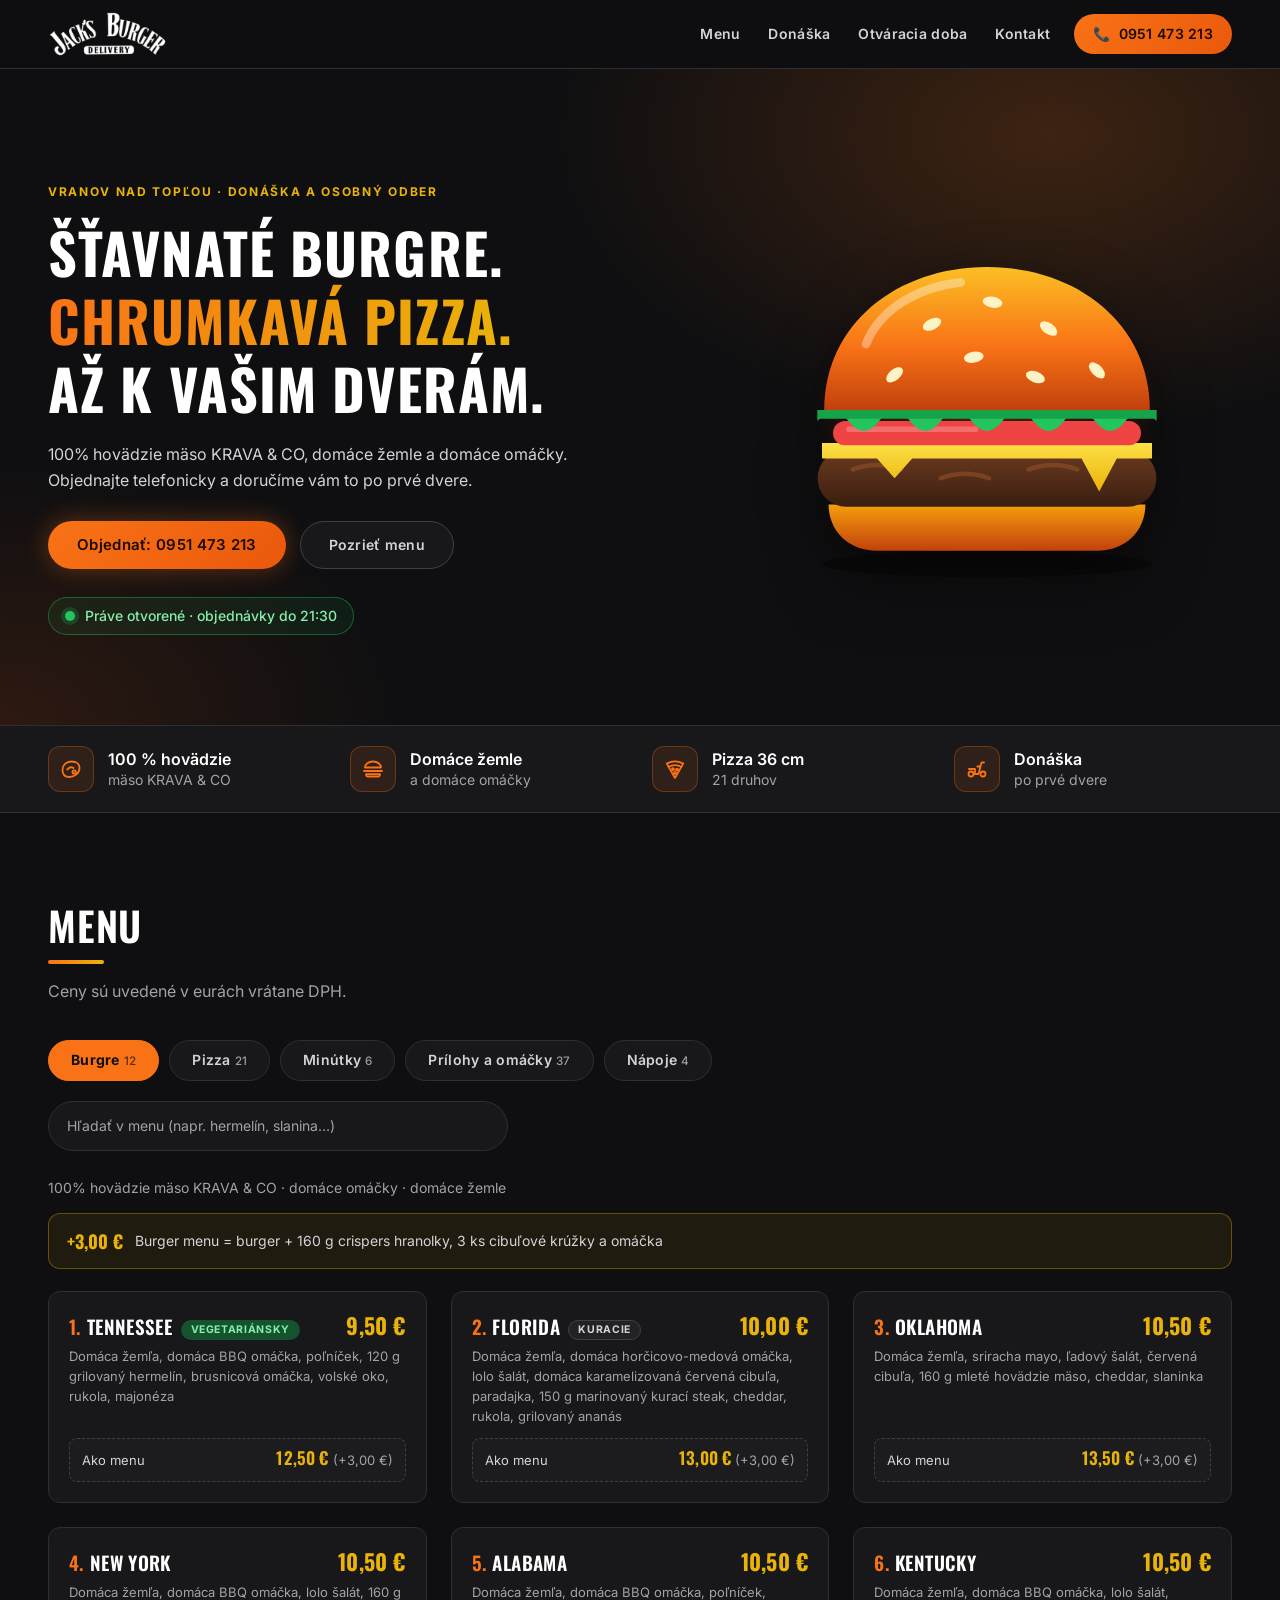
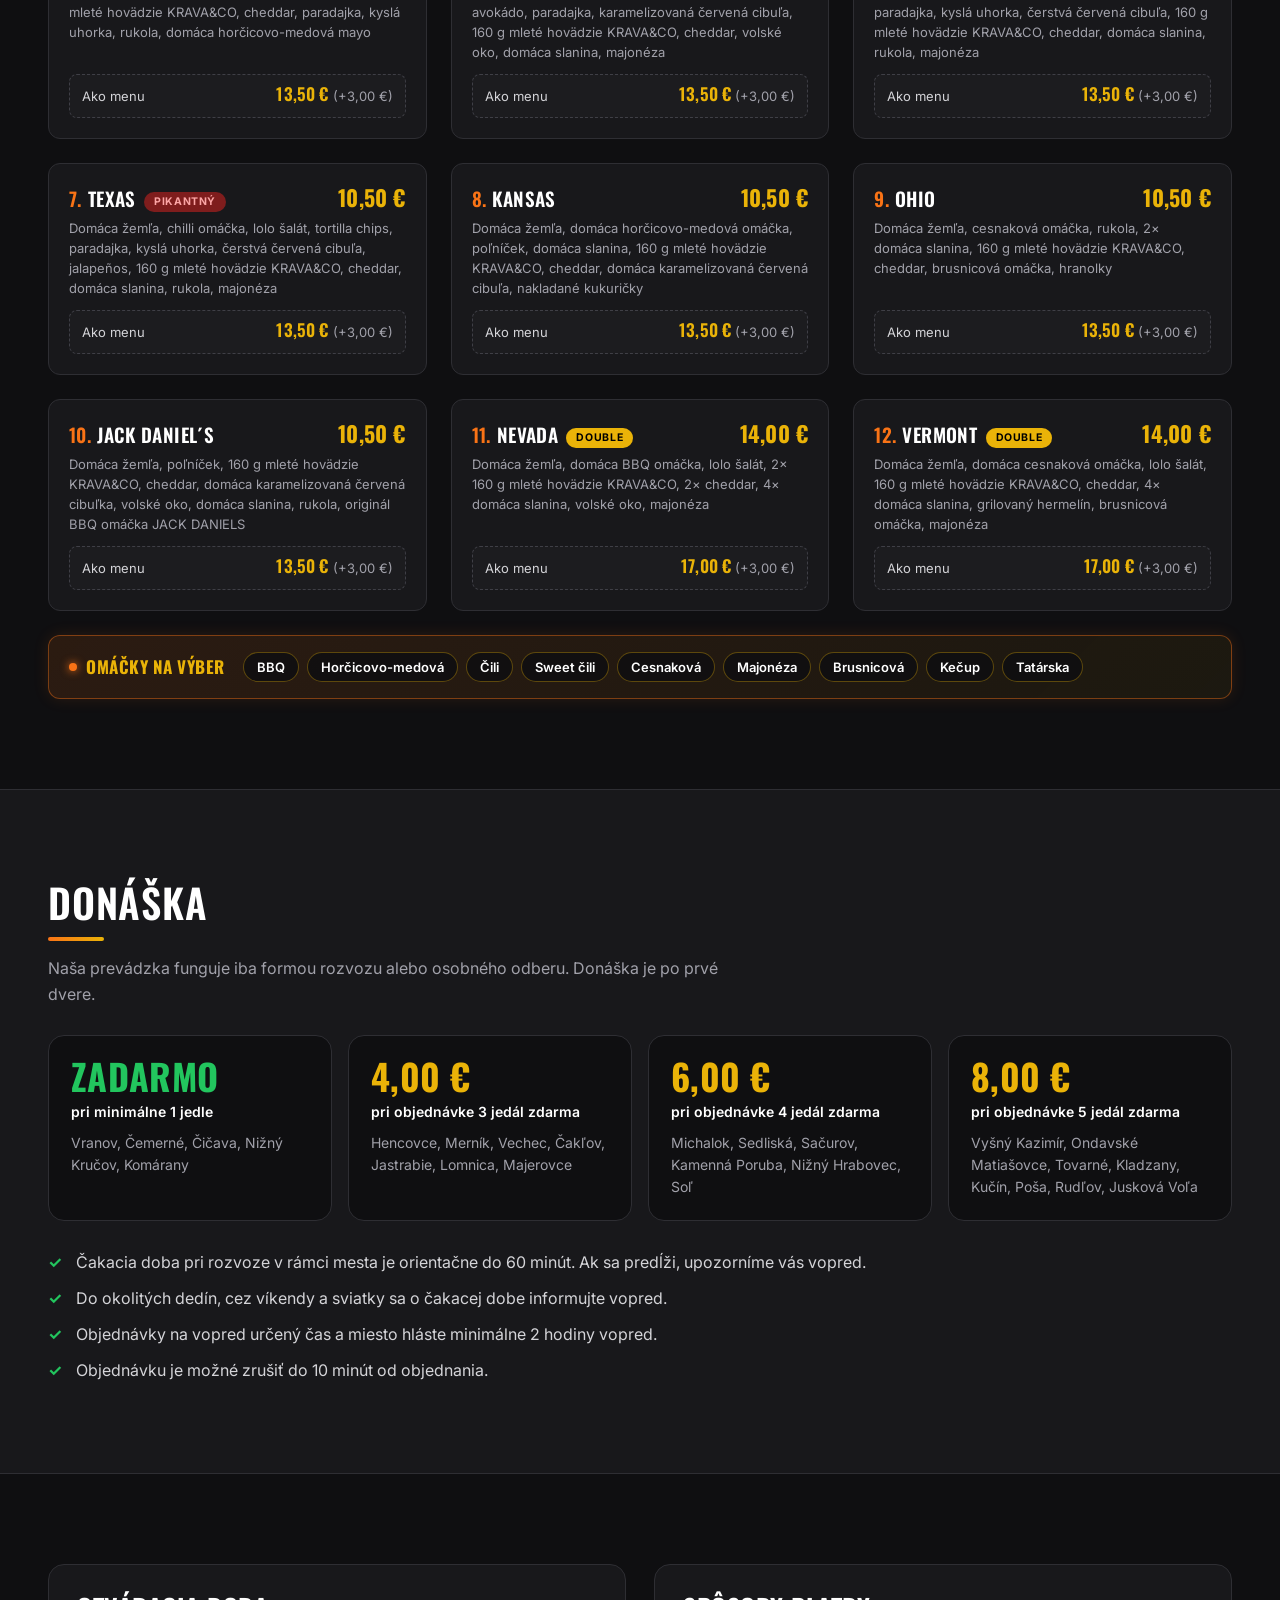
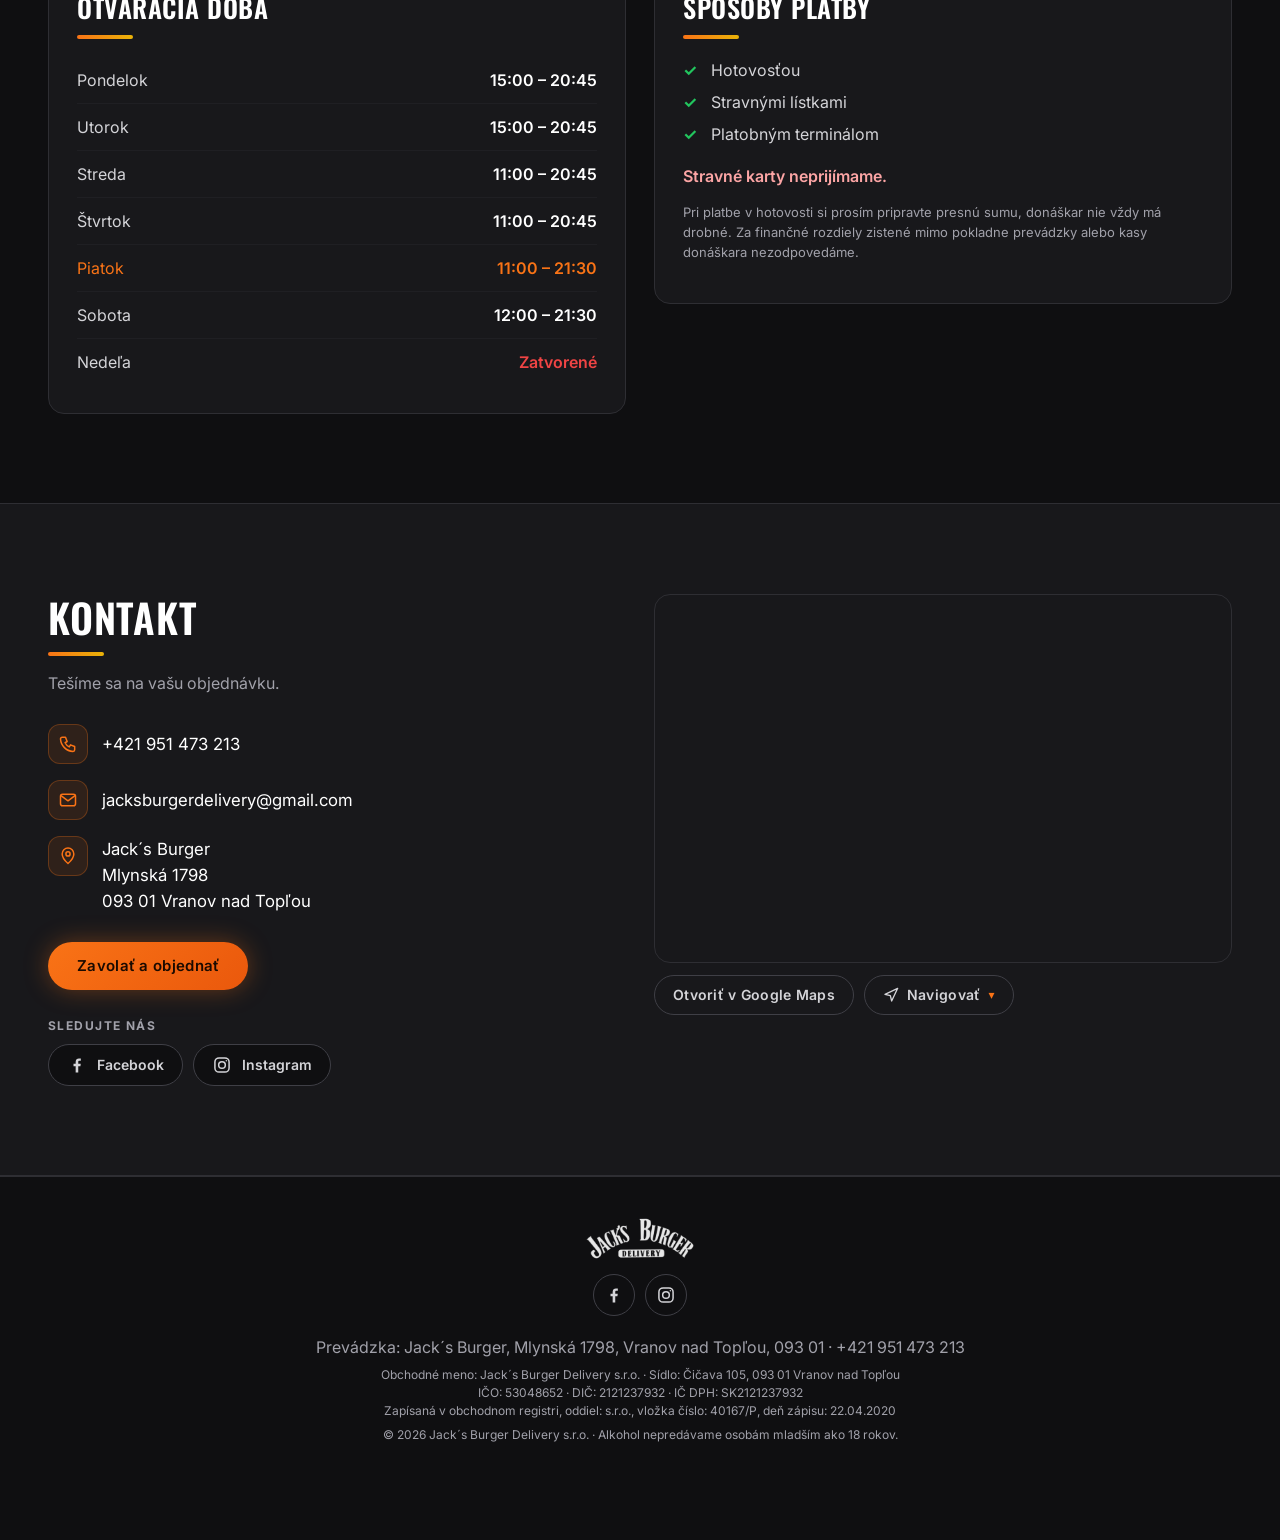
<file: index.html>
<!DOCTYPE html>
<html lang="sk">

<head>
  <meta charset="utf-8">
  <meta name="viewport" content="width=device-width, initial-scale=1">
  <title>Jack´s Burger Delivery – Vranov nad Topľou | Burgre, pizza, donáška</title>
  <meta name="description"
    content="Jack´s Burger Delivery vo Vranove nad Topľou – domáce burgre z hovädzieho mäsa, pizza 36 cm, minútky a donáška až domov. Objednávky: 0951 473 213.">
  <meta name="theme-color" content="#0a0a0a">
  <link rel="icon" type="image/png" href="assets/favicon.png">
  <link rel="apple-touch-icon" href="assets/favicon.png">
  <link rel="canonical" href="https://jacksburger.sk/">
  <meta property="og:type" content="website">
  <meta property="og:url" content="https://jacksburger.sk/">
  <meta property="og:title" content="Jack´s Burger Delivery – Vranov nad Topľou">
  <meta property="og:description"
    content="Domáce burgre, pizza 36 cm a donáška po prvé dvere. Objednávky: 0951 473 213.">
  <meta property="og:image" content="https://jacksburger.sk/assets/og.jpg">
  <meta property="og:locale" content="sk_SK">
  <link rel="preconnect" href="https://fonts.googleapis.com">
  <link rel="preconnect" href="https://fonts.gstatic.com" crossorigin>
  <link
    href="https://fonts.googleapis.com/css2?family=Inter:wght@400;500;600;700&family=Oswald:wght@500;600;700&display=swap"
    rel="stylesheet">
  <link rel="stylesheet" href="css/style.css">
  <script type="application/ld+json">
  {
    "@context": "https://schema.org",
    "@type": "Restaurant",
    "name": "Jack´s Burger Delivery",
    "telephone": "+421951473213",
    "hasMap": "https://maps.app.goo.gl/MjakGe7zEdUzv8dU7",
    "geo": { "@type": "GeoCoordinates", "latitude": 48.9014081, "longitude": 21.6679398 },
    "sameAs": ["https://www.facebook.com/profile.php?id=100036782179472", "https://www.instagram.com/jacksburger_vt/"],
    "email": "jacksburgerdelivery@gmail.com",
    "servesCuisine": ["Burgre", "Pizza"],
    "address": {
      "@type": "PostalAddress",
      "streetAddress": "Mlynská 1798",
      "addressLocality": "Vranov nad Topľou",
      "postalCode": "093 01",
      "addressCountry": "SK"
    },
    "openingHoursSpecification": [
      { "@type": "OpeningHoursSpecification", "dayOfWeek": ["Monday", "Tuesday"], "opens": "15:00", "closes": "20:45" },
      { "@type": "OpeningHoursSpecification", "dayOfWeek": ["Wednesday", "Thursday"], "opens": "11:00", "closes": "20:45" },
      { "@type": "OpeningHoursSpecification", "dayOfWeek": "Friday", "opens": "11:00", "closes": "21:30" },
      { "@type": "OpeningHoursSpecification", "dayOfWeek": "Saturday", "opens": "12:00", "closes": "21:30" }
    ]
  }
  </script>
</head>

<body>
  <a class="skip" href="#menu">Preskočiť na menu</a>

  <div class="notice" id="notice" hidden role="region" aria-label="Oznam">
    <div class="wrap notice__in">
      <span class="notice__icon" id="noticeIcon" aria-hidden="true">📢</span>
      <div class="notice__body" id="noticeBody"></div>
      <button class="notice__x" id="noticeX" type="button" aria-label="Zavrieť oznam" hidden>×</button>
    </div>
  </div>

  <header class="nav" id="top">
    <div class="wrap nav__in">
      <a href="#top" class="brand" aria-label="Jack´s Burger Delivery – domov">
        <img src="assets/logo.png" alt="Jack´s Burger Delivery" width="120" height="46">
      </a>
      <nav class="links" id="links" aria-label="Hlavná navigácia">
        <a href="#menu">Menu</a>
        <a href="#donaska">Donáška</a>
        <a href="#info">Otváracia doba</a>
        <a href="#kontakt">Kontakt</a>
      </nav>
      <a class="btn btn--sm btn--call" href="tel:+421951473213">📞 <span>0951 473 213</span></a>
      <button class="burger-btn" id="burgerBtn" aria-label="Otvoriť menu" aria-expanded="false" aria-controls="links">
        <span></span><span></span><span></span>
      </button>
    </div>
  </header>

  <main>
    <section class="hero">
      <div class="wrap hero__in">
        <div class="hero__text">
          <p class="eyebrow">Vranov nad Topľou · donáška a osobný odber</p>
          <h1><span>Šťavnaté burgre.</span> <span class="grad">Chrumkavá pizza.</span> <span>Až k vašim dverám.</span>
          </h1>
          <p class="lead">100% hovädzie mäso KRAVA &amp; CO, domáce žemle a domáce omáčky. Objednajte telefonicky a
            doručíme vám to po prvé dvere.</p>
          <div class="hero__cta">
            <a class="btn btn--primary" href="tel:+421951473213">Objednať: 0951 473 213</a>
            <a class="btn btn--ghost" href="#menu">Pozrieť menu</a>
          </div>
          <div class="status" id="status" role="status" aria-live="polite">
            <span class="dot"></span><span id="statusText">Kontrolujem otváraciu dobu…</span>
          </div>
        </div>

        <div class="hero__art" aria-hidden="true">
          <svg class="burger" viewBox="0 0 400 320" xmlns="http://www.w3.org/2000/svg" role="img" focusable="false">
            <defs>
              <linearGradient id="gBun" x1="0" y1="0" x2="0" y2="1">
                <stop offset="0" stop-color="#FBBF24" />
                <stop offset=".55" stop-color="#F97316" />
                <stop offset="1" stop-color="#C2410C" />
              </linearGradient>
              <linearGradient id="gBun2" x1="0" y1="0" x2="0" y2="1">
                <stop offset="0" stop-color="#F59E0B" />
                <stop offset="1" stop-color="#C2410C" />
              </linearGradient>
              <linearGradient id="gPatty" x1="0" y1="0" x2="0" y2="1">
                <stop offset="0" stop-color="#6B3A20" />
                <stop offset="1" stop-color="#3A1E0F" />
              </linearGradient>
              <linearGradient id="gCheese" x1="0" y1="0" x2="0" y2="1">
                <stop offset="0" stop-color="#FDE047" />
                <stop offset="1" stop-color="#EAB308" />
              </linearGradient>
            </defs>
            <ellipse cx="200" cy="300" rx="150" ry="12" fill="#000" opacity=".35" />
            <!-- spodná žemľa -->
            <path d="M56 246H344C344 270 326 288 300 288H100C74 288 56 270 56 246Z" fill="url(#gBun2)" />
            <!-- placka -->
            <rect x="46" y="196" width="308" height="52" rx="26" fill="url(#gPatty)" />
            <path d="M78 214q22 -8 44 0M158 222q22 -8 44 0M238 214q22 -8 44 0" stroke="#8A4B27" stroke-width="4"
              stroke-linecap="round" fill="none" opacity=".7" />
            <!-- syr -->
            <path d="M50 190H350V204H318L302 234L286 204H132L116 222L100 204H50Z" fill="url(#gCheese)" />
            <!-- paradajka -->
            <rect x="60" y="170" width="280" height="22" rx="11" fill="#EF4444" />
            <rect x="72" y="175" width="120" height="5" rx="2.5" fill="#fff" opacity=".22" />
            <!-- šalát -->
            <path d="M46 170q14 -18 28 0t28 0t28 0t28 0t28 0t28 0t28 0t28 0t28 0t28 0t28 0v-10H46Z" fill="#22C55E" />
            <path d="M46 160H354V168H46Z" fill="#16A34A" />
            <!-- horná žemľa -->
            <path d="M52 160C52 82 118 30 200 30S348 82 348 160Z" fill="url(#gBun)" />
            <path d="M90 100C104 66 140 48 176 44" stroke="#fff" stroke-opacity=".35" stroke-width="8"
              stroke-linecap="round" fill="none" />
            <g fill="#FEF3C7">
              <ellipse cx="150" cy="82" rx="9" ry="5" transform="rotate(-25 150 82)" />
              <ellipse cx="205" cy="62" rx="9" ry="5" transform="rotate(10 205 62)" />
              <ellipse cx="256" cy="86" rx="9" ry="5" transform="rotate(35 256 86)" />
              <ellipse cx="116" cy="128" rx="9" ry="5" transform="rotate(-40 116 128)" />
              <ellipse cx="188" cy="112" rx="9" ry="5" transform="rotate(-10 188 112)" />
              <ellipse cx="244" cy="130" rx="9" ry="5" transform="rotate(20 244 130)" />
              <ellipse cx="300" cy="124" rx="9" ry="5" transform="rotate(45 300 124)" />
            </g>
          </svg>
        </div>
      </div>
    </section>

    <section class="strip" aria-label="Naše výhody">
      <div class="wrap strip__in">
        <div class="perk">
          <span class="perk__icon" aria-hidden="true"><svg viewBox="0 0 24 24" fill="none" stroke="currentColor"
              stroke-width="1.8" stroke-linecap="round" stroke-linejoin="round">
              <path d="M3.5 13c0-5 3.6-8.5 9-8.5 5 0 8 2.6 8 6.3 0 5.4-4.6 9.2-10.2 9.2C6 20 3.5 17.2 3.5 13z" />
              <path d="M8.2 12.6c1.6-2.2 4.2-2.8 6.4-1.5" />
              <circle cx="15.2" cy="15" r="1.7" />
            </svg></span>
          <span class="perk__txt"><strong>100 % hovädzie</strong><span>mäso KRAVA &amp; CO</span></span>
        </div>
        <div class="perk">
          <span class="perk__icon" aria-hidden="true"><svg viewBox="0 0 24 24" fill="none" stroke="currentColor"
              stroke-width="1.8" stroke-linecap="round" stroke-linejoin="round">
              <path d="M4 10.5a8 6 0 0 1 16 0z" />
              <path d="M3 14h18" />
              <path d="M5 17.2h14a2 2 0 0 1-2 2.3H7a2 2 0 0 1-2-2.3z" />
            </svg></span>
          <span class="perk__txt"><strong>Domáce žemle</strong><span>a domáce omáčky</span></span>
        </div>
        <div class="perk">
          <span class="perk__icon" aria-hidden="true"><svg viewBox="0 0 24 24" fill="none" stroke="currentColor"
              stroke-width="1.8" stroke-linecap="round" stroke-linejoin="round">
              <path d="M12 21 3.8 6.6a17 17 0 0 1 16.4 0z" />
              <path d="M5.6 9.8a14 14 0 0 1 12.8 0" />
              <circle cx="10" cy="12.2" r="1" />
              <circle cx="14" cy="12.6" r="1" />
              <circle cx="12" cy="16" r="1" />
            </svg></span>
          <span class="perk__txt"><strong>Pizza 36 cm</strong><span>21 druhov</span></span>
        </div>
        <div class="perk">
          <span class="perk__icon" aria-hidden="true"><svg viewBox="0 0 24 24" fill="none" stroke="currentColor"
              stroke-width="1.8" stroke-linecap="round" stroke-linejoin="round">
              <circle cx="6" cy="17" r="2.5" />
              <circle cx="18" cy="17" r="2.5" />
              <path d="M8.5 17h5l2-7.5h-3.2" />
              <path d="M15.2 9.5 16.6 5.5H19" />
              <path d="M4 12h6v3.2" />
            </svg></span>
          <span class="perk__txt"><strong>Donáška</strong><span>po prvé dvere</span></span>
        </div>
      </div>
    </section>

    <section class="section" id="menu">
      <div class="wrap">
        <h2 class="title">Menu</h2>
        <p class="sub">Ceny sú uvedené v eurách vrátane DPH.</p>

        <div class="tabs" role="tablist" aria-label="Kategórie menu" id="tabs"></div>
        <div class="search">
          <label class="sr" for="q">Hľadať v menu</label>
          <input id="q" type="search" placeholder="Hľadať v menu (napr. hermelín, slanina…)" autocomplete="off">
        </div>

        <details class="allergens" id="allergens"></details>

        <div id="menuOut" class="menu-out" aria-live="polite"></div>
        <noscript>
          <p class="note">Pre zobrazenie menu povoľte JavaScript, alebo nám zavolajte na 0951 473 213.</p>
        </noscript>
      </div>
    </section>

    <section class="section section--alt" id="donaska">
      <div class="wrap">
        <h2 class="title">Donáška</h2>
        <p class="sub">Naša prevádzka funguje iba formou rozvozu alebo osobného odberu. Donáška je po prvé dvere.</p>
        <div class="zones" id="zones"></div>
        <ul class="ticks">
          <li>Čakacia doba pri rozvoze v rámci mesta je orientačne do 60 minút. Ak sa predĺži, upozorníme vás vopred.
          </li>
          <li>Do okolitých dedín, cez víkendy a sviatky sa o čakacej dobe informujte vopred.</li>
          <li>Objednávky na vopred určený čas a miesto hláste minimálne 2 hodiny vopred.</li>
          <li>Objednávku je možné zrušiť do 10 minút od objednania.</li>
        </ul>
      </div>
    </section>

    <section class="section" id="info">
      <div class="wrap grid2">
        <div class="card">
          <h2 class="title title--sm">Otváracia doba</h2>
          <table class="hours" id="hours"></table>
        </div>
        <div class="card">
          <h2 class="title title--sm">Spôsoby platby</h2>
          <ul class="ticks ticks--tight">
            <li>Hotovosťou</li>
            <li>Stravnými lístkami</li>
            <li>Platobným terminálom</li>
          </ul>
          <p class="warn">Stravné karty neprijímame.</p>
          <p class="small">Pri platbe v hotovosti si prosím pripravte presnú sumu, donáškar nie vždy má drobné. Za
            finančné rozdiely zistené mimo pokladne prevádzky alebo kasy donáškara nezodpovedáme.</p>
        </div>
      </div>
    </section>

    <section class="section section--alt" id="kontakt">
      <div class="wrap grid2">
        <div>
          <h2 class="title">Kontakt</h2>
          <p class="sub">Tešíme sa na vašu objednávku.</p>
          <ul class="contact">
            <li><span class="ci"><svg viewBox="0 0 24 24" fill="none" stroke="currentColor" stroke-width="1.8"
                  stroke-linecap="round" stroke-linejoin="round" aria-hidden="true">
                  <path
                    d="M5 4h4l2 5-2.5 1.5a11 11 0 0 0 5 5L15 13l5 2v4a2 2 0 0 1-2 2A16 16 0 0 1 3 6a2 2 0 0 1 2-2z" />
                </svg></span><a href="tel:+421951473213">+421 951 473 213</a></li>
            <li><span class="ci"><svg viewBox="0 0 24 24" fill="none" stroke="currentColor" stroke-width="1.8"
                  stroke-linecap="round" stroke-linejoin="round" aria-hidden="true">
                  <rect x="3" y="5" width="18" height="14" rx="2.5" />
                  <path d="m4 7 8 6 8-6" />
                </svg></span><a href="mailto:jacksburgerdelivery@gmail.com">jacksburgerdelivery@gmail.com</a></li>
            <li><span class="ci"><svg viewBox="0 0 24 24" fill="none" stroke="currentColor" stroke-width="1.8"
                  stroke-linecap="round" stroke-linejoin="round" aria-hidden="true">
                  <path d="M12 21s7-6.2 7-11.5A7 7 0 0 0 5 9.5C5 14.800 12 21 12 21z" />
                  <circle cx="12" cy="9.5" r="2.5" />
                </svg></span>
              <address><a href="https://maps.app.goo.gl/MjakGe7zEdUzv8dU7" target="_blank" rel="noopener">Jack´s
                  Burger<br>Mlynská 1798<br>093 01 Vranov nad Topľou</a></address>
            </li>
          </ul>
          <div class="cta-row">
            <a class="btn btn--primary" href="tel:+421951473213">Zavolať a objednať</a>
          </div>
          <p class="social-label">Sledujte nás</p>
          <div class="social">
            <a class="social__a" href="https://www.facebook.com/profile.php?id=100036782179472" target="_blank"
              rel="noopener" aria-label="Jack´s Burger na Facebooku"><svg viewBox="0 0 24 24" fill="currentColor"
                aria-hidden="true">
                <path
                  d="M13.5 21v-7.6h2.6l.4-3h-3V8.5c0-.9.3-1.5 1.5-1.5h1.6V4.3c-.3 0-1.2-.1-2.3-.1-2.3 0-3.9 1.4-3.9 4v2.2H7.8v3h2.6V21z" />
              </svg><span>Facebook</span></a>
            <a class="social__a" href="https://www.instagram.com/jacksburger_vt/" target="_blank" rel="noopener"
              aria-label="Jack´s Burger na Instagrame"><svg viewBox="0 0 24 24" fill="none" stroke="currentColor"
                stroke-width="1.8" stroke-linecap="round" stroke-linejoin="round" aria-hidden="true">
                <rect x="3.5" y="3.5" width="17" height="17" rx="5" />
                <circle cx="12" cy="12" r="4" />
                <circle cx="17.2" cy="6.8" r=".9" fill="currentColor" stroke="none" />
              </svg><span>Instagram</span></a>
          </div>
        </div>
        <div class="map-wrap">
          <div class="map">
            <iframe title="Mapa – Jack´s Burger, Mlynská 1798, Vranov nad Topľou" loading="lazy"
              referrerpolicy="no-referrer-when-downgrade"
              src="https://www.google.com/maps?q=48.9014081,21.6679398&amp;hl=sk&amp;z=17&amp;output=embed"></iframe>
          </div>
          <div class="map-actions">
            <a class="btn btn--ghost btn--sm" href="https://maps.app.goo.gl/MjakGe7zEdUzv8dU7" target="_blank"
              rel="noopener">Otvoriť v Google Maps</a>
            <div class="nav-pick" id="navPick">
              <button class="btn btn--ghost btn--sm nav-pick__btn" id="navPickBtn" type="button" aria-expanded="false"
                aria-controls="navPickMenu">
                <svg viewBox="0 0 24 24" width="16" height="16" fill="none" stroke="currentColor" stroke-width="2"
                  stroke-linecap="round" stroke-linejoin="round" aria-hidden="true">
                  <polygon points="3 11 22 2 13 21 11 13 3 11" />
                </svg>
                <span>Navigovať</span>
                <span class="nav-pick__caret" aria-hidden="true">▾</span>
              </button>
              <div class="nav-pick__menu" id="navPickMenu" role="menu" aria-label="Výber navigácie" hidden>
                <a role="menuitem"
                  href="https://maps.apple.com/?daddr=48.9014081,21.6679398&amp;dirflg=d&amp;q=Jack%27s%20Burger"
                  target="_blank" rel="noopener">
                  <svg viewBox="0 0 24 24" fill="none" stroke="currentColor" stroke-width="1.8" stroke-linecap="round"
                    stroke-linejoin="round" aria-hidden="true">
                    <circle cx="12" cy="12" r="9" />
                    <polygon points="10 10 16 8 14 14 8 16 10 10" />
                  </svg>
                  <span>Apple Mapy</span>
                </a>
                <a role="menuitem" href="https://www.google.com/maps/dir/?api=1&amp;destination=48.9014081,21.6679398"
                  target="_blank" rel="noopener">
                  <svg viewBox="0 0 24 24" fill="none" stroke="currentColor" stroke-width="1.8" stroke-linecap="round"
                    stroke-linejoin="round" aria-hidden="true">
                    <path d="M12 21s7-6.2 7-11.5A7 7 0 0 0 5 9.5C5 14.8 12 21 12 21z" />
                    <circle cx="12" cy="9.5" r="2.5" />
                  </svg>
                  <span>Google Maps</span>
                </a>
                <a role="menuitem" href="https://waze.com/ul?ll=48.9014081,21.6679398&amp;navigate=yes" target="_blank"
                  rel="noopener">
                  <svg viewBox="0 0 24 24" fill="none" stroke="currentColor" stroke-width="1.8" stroke-linecap="round"
                    stroke-linejoin="round" aria-hidden="true">
                    <path
                      d="M19 14c1-1.3 1.5-2.8 1.5-4.5C20.5 5.4 16.9 2 12.5 2S4.5 5.4 4.5 9.5c0 2.1.2 3.8-1.5 4.8 1.3.9 2.7 1.2 4.1 1.2h8.8c1.2 0 2.3-.5 3.1-1.5z" />
                    <circle cx="9.5" cy="9.5" r=".8" fill="currentColor" />
                    <circle cx="14.5" cy="9.5" r=".8" fill="currentColor" />
                    <path d="M9.5 12.5c.8.8 2.2.8 3 0" />
                    <circle cx="8" cy="18" r="2" />
                    <circle cx="16" cy="18" r="2" />
                  </svg>
                  <span>Waze</span>
                </a>
                <a role="menuitem" href="https://mapy.com/fnc/v1/route?end=21.6679398,48.9014081" target="_blank"
                  rel="noopener">
                  <svg viewBox="0 0 24 24" fill="none" stroke="currentColor" stroke-width="1.8" stroke-linecap="round"
                    stroke-linejoin="round" aria-hidden="true">
                    <polygon points="3 6 9 3 15 6 21 3 21 18 15 21 9 18 3 21" />
                    <line x1="9" y1="3" x2="9" y2="18" />
                    <line x1="15" y1="6" x2="15" y2="21" />
                  </svg>
                  <span>Mapy.com</span>
                </a>
                <a role="menuitem" id="navGeoItem"
                  href="geo:48.9014081,21.6679398?q=48.9014081,21.6679398(Jack's%20Burger)" hidden>
                  <svg viewBox="0 0 24 24" fill="none" stroke="currentColor" stroke-width="1.8" stroke-linecap="round"
                    stroke-linejoin="round" aria-hidden="true">
                    <circle cx="12" cy="12" r="3" />
                    <path d="M12 2v3M12 19v3M2 12h3M19 12h3" />
                  </svg>
                  <span>Iná aplikácia…</span>
                </a>
              </div>
            </div>
          </div>
        </div>
      </div>
    </section>
  </main>

  <footer class="footer">
    <div class="wrap">
      <img src="assets/logo.png" alt="" width="110" height="43">
      <div class="social social--center">
        <a class="social__a social__a--icon" href="https://www.facebook.com/profile.php?id=100036782179472"
          target="_blank" rel="noopener" aria-label="Facebook"><svg viewBox="0 0 24 24" fill="currentColor"
            aria-hidden="true">
            <path
              d="M13.5 21v-7.6h2.6l.4-3h-3V8.5c0-.9.3-1.5 1.5-1.5h1.6V4.3c-.3 0-1.2-.1-2.3-.1-2.3 0-3.9 1.4-3.9 4v2.2H7.8v3h2.6V21z" />
          </svg></a>
        <a class="social__a social__a--icon" href="https://www.instagram.com/jacksburger_vt/" target="_blank"
          rel="noopener" aria-label="Instagram"><svg viewBox="0 0 24 24" fill="none" stroke="currentColor"
            stroke-width="1.8" stroke-linecap="round" stroke-linejoin="round" aria-hidden="true">
            <rect x="3.5" y="3.5" width="17" height="17" rx="5" />
            <circle cx="12" cy="12" r="4" />
            <circle cx="17.2" cy="6.8" r=".9" fill="currentColor" stroke="none" />
          </svg></a>
      </div>
      <p>Prevádzka: Jack´s Burger, Mlynská 1798, Vranov nad Topľou, 093 01 · +421 951 473 213</p>
      <p class="small">Obchodné meno: Jack´s Burger Delivery s.r.o. · Sídlo: Čičava 105, 093 01 Vranov nad Topľou<br>
        IČO: 53048652 · DIČ: 2121237932 · IČ DPH: SK2121237932<br>
        Zapísaná v obchodnom registri, oddiel: s.r.o., vložka číslo: 40167/P, deň zápisu: 22.04.2020</p>
      <p class="small">© <span id="year"></span> Jack´s Burger Delivery s.r.o. · Alkohol nepredávame osobám mladším ako
        18 rokov.</p>
    </div>
  </footer>

  <div class="stickybar" role="complementary" aria-label="Rýchla objednávka">
    <div class="stickybar__status" id="barStatus"><span class="dot"></span><span id="barStatusText"></span></div>
    <a class="btn btn--primary btn--sm" href="tel:+421951473213">📞 Objednať</a>
  </div>

  <script src="js/data.js"></script>
  <script src="js/app.js"></script>
</body>

</html>
</file>
<file: css/style.css>
/* =====================================================================
   Flame & Crust Delivery System – podľa DESIGN.md
   ===================================================================== */
:root {
  /* povrchy */
  --canvas: #0F0F11;
  --card: #18181B;
  --elevated: #222226;
  --border: #2E2E33;
  --border-subtle: #1F1F23;
  --border-strong: #3F3F46;
  /* akcenty */
  --flame: #F97316;
  --flame-deep: #EA580C;
  --gold: #EAB308;
  --gold-soft: #FDE047;
  --leaf: #22C55E;
  --red: #EF4444;
  /* text */
  --text: #FFFFFF;
  --text-2: #D4D4D8;
  --muted: #A1A1AA;
  --on-flame: #1A0A00;
  /* tvary */
  --r-sm: .5rem;
  --r-md: .75rem;
  --r-lg: 1rem;
  --font: "Inter", system-ui, -apple-system, "Segoe UI", Roboto, sans-serif;
  --head: "Oswald", Impact, "Arial Narrow", sans-serif;
  --glow: 0 0 16px rgba(249, 115, 22, .12);
}
*, *::before, *::after { box-sizing: border-box; }
html { scroll-behavior: smooth; scroll-padding-top: 76px; }
body { margin: 0; background: var(--canvas); color: var(--text-2); font: 16px/26px var(--font); -webkit-font-smoothing: antialiased; }
img { max-width: 100%; height: auto; display: block; }
a { color: var(--flame); text-decoration: none; }
a:hover { text-decoration: underline; }
.wrap { width: calc(100% - 2rem); max-width: 1280px; margin-inline: auto; }
@media (min-width: 768px) { .wrap { width: calc(100% - 4rem); } }
@media (min-width: 1100px) { .wrap { width: calc(100% - 6rem); } }
.sr { position: absolute; width: 1px; height: 1px; overflow: hidden; clip: rect(0 0 0 0); }
.skip { position: absolute; left: -999px; top: 8px; background: var(--flame); color: var(--on-flame); padding: 8px 14px; border-radius: var(--r-sm); z-index: 100; }
.skip:focus { left: 8px; }
:focus-visible { outline: 2px solid var(--flame); outline-offset: 3px; }

/* ---------- Oznam (js/data.js → ANNOUNCEMENT) ---------- */
.notice { position: relative; background: linear-gradient(90deg, var(--flame), var(--flame-deep)); color: var(--on-flame); }
.notice--warning { background: var(--gold); color: #1a1300; }
.notice--closed { background: var(--red); color: #fff; }
.notice__in { display: flex; align-items: center; gap: 14px; padding: 12px 0; }
.notice__icon { font-size: 1.3rem; flex: none; }
.notice__body { flex: 1; font-size: .98rem; line-height: 1.45; }
.notice__body strong { display: block; font-family: var(--head); text-transform: uppercase; letter-spacing: .02em; font-size: 1.05rem; }
.notice__x { flex: none; background: rgba(0,0,0,.18); border: 0; color: inherit; width: 30px; height: 30px; border-radius: 9999px; font-size: 1.1rem; line-height: 1; cursor: pointer; }
.notice__x:hover { background: rgba(0,0,0,.32); }
.notice[hidden] { display: none; }

/* ---------- Navigácia ---------- */
.nav { position: sticky; top: 0; z-index: 50; background: rgba(15,15,17,.88); backdrop-filter: blur(14px); -webkit-backdrop-filter: blur(14px); border-bottom: 1px solid var(--border); }
.nav__in { display: flex; align-items: center; gap: 24px; height: 68px; }
.brand img { height: 46px; width: auto; }
.links { display: flex; gap: 28px; margin-left: auto; }
.links a { color: var(--text-2); font: 600 14px/18px var(--font); letter-spacing: .02em; transition: color .2s; }
.links a:hover { color: var(--flame); text-decoration: none; }
.burger-btn { display: none; background: none; border: 0; width: 42px; height: 42px; padding: 10px; cursor: pointer; flex-direction: column; justify-content: space-between; }
.burger-btn span { display: block; height: 2px; background: var(--text); border-radius: 2px; transition: .25s; }
.burger-btn[aria-expanded="true"] span:nth-child(1) { transform: translateY(8px) rotate(45deg); }
.burger-btn[aria-expanded="true"] span:nth-child(2) { opacity: 0; }
.burger-btn[aria-expanded="true"] span:nth-child(3) { transform: translateY(-8px) rotate(-45deg); }

/* ---------- Tlačidlá ---------- */
.btn { display: inline-flex; align-items: center; justify-content: center; gap: 8px; padding: 14px 28px; border-radius: 9999px; font: 600 14px/18px var(--font); letter-spacing: .02em; border: 1px solid transparent; transition: transform .15s, background .2s, box-shadow .2s, border-color .2s, color .2s; cursor: pointer; }
.btn:hover { text-decoration: none; transform: translateY(-2px); }
.btn:active { transform: translateY(0); }
/* border-box + priehľadný border = plynulý prechod bez švu na okrajoch */
.btn--primary { background: linear-gradient(135deg, var(--flame) 0%, var(--flame-deep) 100%) border-box; color: var(--on-flame); font-size: 15px; box-shadow: 0 0 24px rgba(249,115,22,.35); }
.btn--primary:hover { box-shadow: 0 0 32px rgba(249,115,22,.5); }
.btn--primary:active { background: var(--flame-deep) border-box; }
.btn--ghost { background: var(--card); border-color: var(--border-strong); color: var(--text-2); }
.btn--ghost:hover { color: #fff; border-color: var(--flame); }
.btn--sm { padding: 10px 18px; }
.btn--call { background: linear-gradient(135deg, var(--flame), var(--flame-deep)) border-box; color: var(--on-flame); }

/* ---------- Hero ---------- */
.hero { position: relative; overflow: hidden; padding: clamp(56px, 9vw, 120px) 0 clamp(48px, 7vw, 96px);
  background:
    radial-gradient(800px 480px at 82% 10%, rgba(249,115,22,.20), transparent 62%),
    radial-gradient(640px 420px at 0% 100%, rgba(234,88,12,.14), transparent 62%),
    var(--canvas); }
.hero__in { display: grid; grid-template-columns: 1.15fr .85fr; align-items: center; gap: 2rem; position: relative; }
.hero__art { position: relative; display: flex; justify-content: center; }
.hero__art::before { content: ""; position: absolute; inset: 4% 2%; border-radius: 50%; background: radial-gradient(closest-side, rgba(249,115,22,.55), rgba(234,88,12,.2) 58%, transparent 72%); filter: blur(8px); }
.burger { position: relative; width: min(100%, 440px); height: auto; filter: drop-shadow(0 18px 28px rgba(0,0,0,.5)); animation: float 6s ease-in-out infinite; }
@keyframes float { 50% { transform: translateY(-10px) rotate(-1deg); } }
.eyebrow { color: var(--gold); text-transform: uppercase; letter-spacing: .14em; font: 700 12px/16px var(--font); margin: 0 0 16px; }
.hero h1 { font-family: var(--head); font-weight: 700; text-transform: uppercase; color: var(--text); line-height: 1.14; letter-spacing: .02em; font-size: clamp(2.25rem, 6.2vw, 3.5rem); margin: 0 0 20px; text-align: left; }
.hero h1 span { display: block; padding: .06em 0 .02em; }
.hero h1 .grad { width: max-content; max-width: 100%; background: linear-gradient(90deg, var(--flame), var(--gold)); -webkit-background-clip: text; background-clip: text; color: transparent; }
.lead { max-width: 560px; color: var(--text-2); font-size: 16px; margin: 0 0 28px; }
.hero__cta { display: flex; flex-wrap: wrap; gap: 14px; margin-bottom: 28px; }

/* Stav prevádzky */
.status { display: inline-flex; align-items: center; gap: 10px; padding: 8px 16px; border: 1px solid var(--border); border-radius: 9999px; background: var(--card); font: 500 14px/20px var(--font); color: var(--text-2); }
.dot { width: 10px; height: 10px; flex: none; border-radius: 50%; background: var(--muted); }
.status.open { border-color: rgba(34,197,94,.4); background: rgba(34,197,94,.08); color: #86EFAC; }
.status.closed { border-color: rgba(239,68,68,.4); background: rgba(239,68,68,.08); color: #FCA5A5; }
.status.open .dot { background: var(--leaf); box-shadow: 0 0 0 4px rgba(34,197,94,.2); animation: pulse 2s infinite; }
.status.closed .dot { background: var(--red); }
@keyframes pulse { 50% { box-shadow: 0 0 0 8px rgba(34,197,94,0); } }

/* ---------- Pás výhod ---------- */
.strip { background: var(--card); border-block: 1px solid var(--border); }
.strip__in { display: grid; grid-template-columns: repeat(4, 1fr); gap: 16px 24px; padding: 20px 0; }
.perk { display: flex; align-items: center; gap: 14px; }
.perk__icon { flex: none; width: 46px; height: 46px; display: grid; place-items: center; border-radius: var(--r-md); color: var(--flame); background: rgba(249,115,22,.1); border: 1px solid rgba(249,115,22,.28); }
.perk__icon svg { width: 24px; height: 24px; }
.perk__txt { display: flex; flex-direction: column; min-width: 0; }
.perk__txt strong { color: var(--text); font: 600 16px/22px var(--font); }
.perk__txt span { color: var(--muted); font-size: 14px; line-height: 20px; }

/* ---------- Sekcie ---------- */
.section { padding: clamp(48px, 7vw, 96px) 0; }
.section--alt { background: var(--card); border-block: 1px solid var(--border); }
.title { font-family: var(--head); font-weight: 600; color: var(--text); text-transform: uppercase; letter-spacing: .02em; font-size: clamp(1.75rem, 4vw, 2.5rem); line-height: 1.15; margin: 0 0 6px; }
.title::after { content: ""; display: block; width: 56px; height: 4px; border-radius: 4px; margin-top: 12px; background: linear-gradient(90deg, var(--flame), var(--gold)); }
.title--sm { font-size: 1.625rem; margin-bottom: 18px; }
.sub { color: var(--muted); margin: 14px 0 28px; max-width: 720px; }

/* ---------- Kategórie ---------- */
.tabs { display: flex; gap: 10px; overflow-x: auto; padding: 8px 2px 12px; scrollbar-width: none; position: sticky; top: 68px; z-index: 20; background: var(--canvas); margin: 0 -2px; }
.section--alt .tabs { background: var(--card); }
.tabs::-webkit-scrollbar { display: none; }
.tab { flex: none; padding: 10px 22px; border-radius: 9999px; border: 1px solid var(--border); background: var(--card); color: var(--text-2); font: 600 14px/18px var(--font); letter-spacing: .02em; cursor: pointer; transition: .2s; }
.tab:hover { border-color: var(--flame); color: #fff; }
.tab[aria-selected="true"] { background: var(--flame); color: var(--canvas); border-color: var(--flame); font-weight: 700; }
.tab small { opacity: .7; font-weight: 500; margin-left: 4px; }
.search { margin: 8px 0 24px; }
.search input { width: 100%; max-width: 460px; padding: 13px 18px; border-radius: 9999px; border: 1px solid var(--border); background: var(--card); color: var(--text); font: 400 14px/22px var(--font); transition: border-color .2s; }
.search input:focus { outline: none; border-color: var(--flame); box-shadow: var(--glow); }
.search input::placeholder { color: var(--muted); }

/* ---------- Menu ---------- */
.cat-note { color: var(--muted); font-size: 14px; margin: 0 0 12px; }
.callout { display: flex; gap: 12px; align-items: center; background: rgba(234,179,8,.08); border: 1px solid rgba(234,179,8,.35); border-radius: var(--r-md); padding: 14px 18px; margin: 0 0 22px; font-size: 14px; color: var(--text-2); }
.callout b { color: var(--gold); font: 700 18px/1 var(--head); white-space: nowrap; }
.group-title { font: 600 20px/26px var(--head); text-transform: uppercase; letter-spacing: .01em; margin: 32px 0 14px; color: var(--flame); }

.items { display: grid; grid-template-columns: 1fr; gap: 1rem; }
@media (min-width: 768px) { .items { grid-template-columns: repeat(2, 1fr); gap: 1.5rem; } }
@media (min-width: 1100px) { .items { grid-template-columns: repeat(3, 1fr); } }

.item { background: var(--card); border: 1px solid var(--border); border-radius: var(--r-md); padding: 1.25rem; display: flex; flex-direction: column; gap: 8px; transition: border-color .2s, box-shadow .2s, transform .2s; }
.item:hover { border-color: rgba(249,115,22,.4); box-shadow: var(--glow); transform: translateY(-2px); }
.item__top { display: flex; align-items: baseline; justify-content: space-between; gap: 12px; }
.item__name { margin: 0; color: var(--text); font: 600 19px/24px var(--head); text-transform: uppercase; letter-spacing: .02em; }
.item__num { color: var(--flame); margin-right: 6px; }
.item__price { margin-left: auto; font: 700 22px/26px var(--head); letter-spacing: .01em; color: var(--gold); white-space: nowrap; }
.item__desc { color: var(--muted); font-size: 13px; line-height: 20px; margin: 0; }

/* odznaky (inline vedľa názvu jedla) */
.tag { display: inline-block; vertical-align: baseline; position: relative; top: -2px; margin: -4px 0 -4px 3px; white-space: nowrap; font: 700 10.5px/14px var(--font); letter-spacing: .06em; text-transform: uppercase; border-radius: 9999px; padding: 2px 9px; background: var(--elevated); color: var(--text-2); border: 1px solid var(--border-strong); }
.tag--veg    { background: #14532D; color: #86EFAC; border-color: transparent; }
.tag--spicy  { background: #7F1D1D; color: #FCA5A5; border-color: transparent; }
.tag--double { background: var(--gold); color: #000; border-color: transparent; }
.tag--brand  { background: transparent; color: #FCD34D; border-color: var(--gold); }

/* combo add-on */
.item__menu { display: flex; justify-content: space-between; align-items: baseline; gap: 10px; margin-top: auto; padding: 8px 12px; border: 1px dashed var(--border-strong); border-radius: var(--r-sm); background: rgba(255,255,255,.02); font-size: 13px; color: var(--text-2); }
.item__menu b { color: var(--gold); font: 600 17px/1 var(--head); letter-spacing: .01em; }
.item__menu .small { margin-left: 4px; }
.item__desc + .item__menu { margin-top: auto; }
.item__desc { margin-bottom: 4px; }

.items--compact { grid-template-columns: repeat(auto-fill, minmax(260px, 1fr)); gap: .75rem; }
.items--compact .item { padding: .75rem 1rem; gap: 4px; }
.items--compact .item__name { font-size: 16px; line-height: 22px; }
.items--compact .item__price { font-size: 18px; }
.empty { color: var(--muted); padding: 30px 0; }
.foot-note { color: var(--muted); margin-top: 22px; font-size: 14px; }
.sauces-box { margin-top: 24px; padding: 16px 20px; border-radius: var(--r-md); background: linear-gradient(135deg, rgba(249,115,22,.12), rgba(234,179,8,.06)); border: 1px solid rgba(249,115,22,.42); box-shadow: var(--glow); display: flex; flex-wrap: wrap; align-items: center; gap: 12px 18px; }
.sauces-box__title { display: inline-flex; align-items: center; gap: 9px; font: 700 17px/22px var(--head); text-transform: uppercase; letter-spacing: .03em; color: var(--gold); white-space: nowrap; }
.sauces-box__title::before { content: ""; width: 8px; height: 8px; border-radius: 50%; background: var(--flame); box-shadow: 0 0 8px var(--flame); }
.sauces-box__list { display: flex; flex-wrap: wrap; gap: 8px; flex: 1; min-width: 240px; }
.sauce-chip { display: inline-block; padding: 5px 13px; border-radius: 9999px; background: rgba(15,15,17,.85); border: 1px solid rgba(234,179,8,.35); color: var(--text); font: 600 13px/18px var(--font); }
.sauce-chip::first-letter { text-transform: uppercase; }
.sauces-box__text { margin: 0; color: var(--text); font-weight: 500; font-size: 14px; }
.note { color: var(--muted); }

/* ---------- Alergény ---------- */
.allergens { margin: 0 0 24px; background: var(--card); border: 1px solid var(--border); border-radius: var(--r-md); }
.allergens[hidden] { display: none; }
.allergens summary { cursor: pointer; padding: 14px 20px; font: 600 14px/20px var(--font); color: var(--text); list-style: none; display: flex; align-items: center; gap: 10px; }
.allergens summary::-webkit-details-marker { display: none; }
.allergens summary::before { content: "⚠️"; }
.allergens summary::after { content: "▾"; margin-left: auto; color: var(--flame); transition: transform .2s; }
.allergens[open] summary::after { transform: rotate(180deg); }
.allergens__body { padding: 0 20px 18px; border-top: 1px solid var(--border); }
.allergens__list { margin: 14px 0; padding-left: 0; list-style-position: inside; columns: 2 280px; column-gap: 32px; font-size: 14px; color: var(--muted); }
.allergens__list li { padding: 3px 0; break-inside: avoid; }
.allergens__list li::marker { color: var(--flame); font-weight: 700; }
.item__al { font-size: 12px; line-height: 18px; color: var(--muted); }
.item__al b { color: var(--text-2); letter-spacing: .03em; }

/* ---------- Donáška ---------- */
.zones { display: grid; grid-template-columns: repeat(auto-fit, minmax(240px, 1fr)); gap: 1rem; margin-bottom: 28px; }
.zone { background: var(--canvas); border: 1px solid var(--border); border-radius: var(--r-lg); padding: 22px; transition: border-color .2s, box-shadow .2s; }
.zone:hover { border-color: rgba(249,115,22,.4); box-shadow: var(--glow); }
.zone__fee { font: 700 36px/1 var(--head); color: var(--gold); letter-spacing: .01em; text-transform: uppercase; }
.zone__fee.free { color: var(--leaf); }
.zone__cond { color: var(--text); font: 600 14px/20px var(--font); margin: 8px 0 10px; }
.zone__places { color: var(--muted); font-size: 14px; line-height: 22px; margin: 0; }

.ticks { list-style: none; padding: 0; margin: 0; display: grid; gap: 10px; }
.ticks li { position: relative; padding-left: 28px; }
.ticks li::before { content: "✓"; position: absolute; left: 0; color: var(--leaf); font-weight: 700; }
.ticks--tight { gap: 6px; }

/* ---------- Karty ---------- */
.grid2 { display: grid; grid-template-columns: 1fr 1fr; gap: 28px; align-items: start; }
.card { background: var(--card); border: 1px solid var(--border); border-radius: var(--r-lg); padding: 28px; }
.section--alt .card { background: var(--canvas); }
.hours { width: 100%; border-collapse: collapse; }
.hours td { padding: 10px 0; border-bottom: 1px solid var(--border-subtle); }
.hours td:last-child { text-align: right; font-weight: 600; color: var(--text); }
.hours tr:last-child td { border: 0; }
.hours tr.today td { color: var(--flame); }
.hours .closed-day { color: var(--red); }
.hours__date { color: var(--muted); font-weight: 400; font-size: 13px; margin-left: 4px; }
.hours .special-hours { color: var(--gold); }
.warn { margin: 16px 0 8px; color: #FCA5A5; font-weight: 600; }
.small { color: var(--muted); font-size: 13px; line-height: 20px; }

.contact { list-style: none; padding: 0; margin: 0 0 28px; display: grid; gap: 16px; }
.contact li { display: flex; gap: 14px; align-items: flex-start; font-size: 1.05rem; }
.ci { flex: none; width: 40px; height: 40px; display: grid; place-items: center; border-radius: var(--r-md); color: var(--flame); background: rgba(249,115,22,.1); border: 1px solid rgba(249,115,22,.28); }
.ci svg { width: 20px; height: 20px; }
.contact li > a, .contact address { align-self: center; }
.contact address { font-style: normal; }
.contact a { color: var(--text); }
.contact a:hover { color: var(--flame); }
.cta-row { margin-bottom: 28px; }
.social-label { margin: 0 0 10px; color: var(--muted); font: 700 12px/16px var(--font); letter-spacing: .12em; text-transform: uppercase; }
.social { display: flex; flex-wrap: wrap; gap: 10px; }
.social--center { justify-content: center; margin-bottom: 18px; }
.social__a { display: inline-flex; align-items: center; gap: 10px; padding: 10px 18px; border-radius: 9999px; background: var(--canvas); border: 1px solid var(--border-strong); color: var(--text-2); font: 600 14px/18px var(--font); transition: .2s; }
.social__a svg { width: 20px; height: 20px; }
.social__a:hover { color: #fff; border-color: var(--flame); text-decoration: none; transform: translateY(-2px); box-shadow: var(--glow); }
.social__a--icon { padding: 10px; }
.map-wrap { display: flex; flex-direction: column; gap: 12px; }
.map-actions { position: relative; display: flex; flex-wrap: wrap; gap: 10px; }
.nav-pick { position: relative; }
.nav-pick__caret { font-size: 12px; color: var(--flame); transition: transform .2s; }
.nav-pick__btn[aria-expanded="true"] { border-color: var(--flame); color: #fff; box-shadow: var(--glow); }
.nav-pick__btn[aria-expanded="true"] .nav-pick__caret { transform: rotate(180deg); }
.nav-pick__menu { position: absolute; bottom: calc(100% + 8px); left: 0; min-width: 220px; z-index: 30; padding: 6px; border-radius: var(--r-md); background: var(--elevated); border: 1px solid var(--border-strong); box-shadow: 0 12px 28px rgba(0,0,0,.65); display: flex; flex-direction: column; gap: 2px; }
.nav-pick__menu[hidden], .nav-pick__menu a[hidden] { display: none; }
.nav-pick__menu a { display: flex; align-items: center; gap: 10px; padding: 10px 12px; border-radius: var(--r-sm); color: var(--text); font: 600 14px/18px var(--font); transition: background .15s, color .15s; }
.nav-pick__menu a svg { width: 18px; height: 18px; flex: none; color: var(--flame); }
.nav-pick__menu a:hover { background: rgba(249,115,22,.14); color: #fff; text-decoration: none; }
@media (max-width: 520px) {
  .nav-pick { position: static; }
  .nav-pick__menu { left: 0; right: 0; min-width: 0; }
}
.map { border-radius: var(--r-lg); overflow: hidden; border: 1px solid var(--border); min-height: 360px; }
.map iframe { width: 100%; height: 100%; min-height: 360px; border: 0; filter: grayscale(.4) invert(.9) hue-rotate(180deg) contrast(.9); }

/* ---------- Pätička ---------- */
.footer { padding: 40px 0 90px; border-top: 1px solid var(--border); text-align: center; background: var(--canvas); }
.footer img { margin: 0 auto 14px; opacity: .9; }
.footer p { margin: 6px 0; color: var(--muted); }
.footer .small { font-size: 12px; line-height: 18px; }

/* ---------- Mobilná lišta (telefón + stav) ---------- */
.stickybar { display: none; position: fixed; left: 0; right: 0; bottom: 0; z-index: 40; padding: 10px 1rem calc(10px + env(safe-area-inset-bottom)); background: rgba(24,24,27,.94); backdrop-filter: blur(14px); -webkit-backdrop-filter: blur(14px); border-top: 1px solid var(--border); box-shadow: 0 -8px 24px rgba(0,0,0,.6); align-items: center; justify-content: space-between; gap: 12px; }
.stickybar__status { display: flex; align-items: center; gap: 8px; min-width: 0; font: 500 13px/18px var(--font); color: var(--text-2); }
.stickybar__status.open .dot { background: var(--leaf); box-shadow: 0 0 0 4px rgba(34,197,94,.2); animation: pulse 2s infinite; }
.stickybar__status.closed .dot { background: var(--red); }
.stickybar .btn { flex: none; }

/* ---------- Responzívne ---------- */
@media (max-width: 860px) {
  .links { position: absolute; top: 68px; left: 0; right: 0; flex-direction: column; gap: 0; background: var(--canvas); border-bottom: 1px solid var(--border); margin: 0; max-height: 0; overflow: hidden; transition: max-height .3s; }
  .links.open { max-height: 320px; }
  .links a { padding: 16px 1rem; border-top: 1px solid var(--border-subtle); }
  .burger-btn { display: flex; margin-left: auto; }
  .btn--call { margin-left: auto; }
  .btn--call + .burger-btn { margin-left: 0; }
  .btn--call span { display: none; }
  .strip__in { grid-template-columns: 1fr 1fr; }
  .hero__in { grid-template-columns: 1fr; }
  .hero__art { display: none; }
  .grid2 { grid-template-columns: 1fr; }
  .stickybar { display: flex; }
}
@media (max-width: 767px) {
  .hero h1 { font-size: 2.25rem; line-height: 1.16; }
  .section .title { font-size: 1.75rem; }
}
@media (max-width: 480px) {
  .perk { gap: 10px; }
  .perk__txt strong { font-size: 15px; }
  .perk__icon { width: 40px; height: 40px; }
  .items--compact { grid-template-columns: 1fr; }
  .callout { flex-direction: column; align-items: flex-start; }
  .hero__cta .btn { width: 100%; }
}
@media (prefers-reduced-motion: reduce) {
  html { scroll-behavior: auto; }
  *, *::before, *::after { animation: none !important; transition: none !important; }
}
</file>
